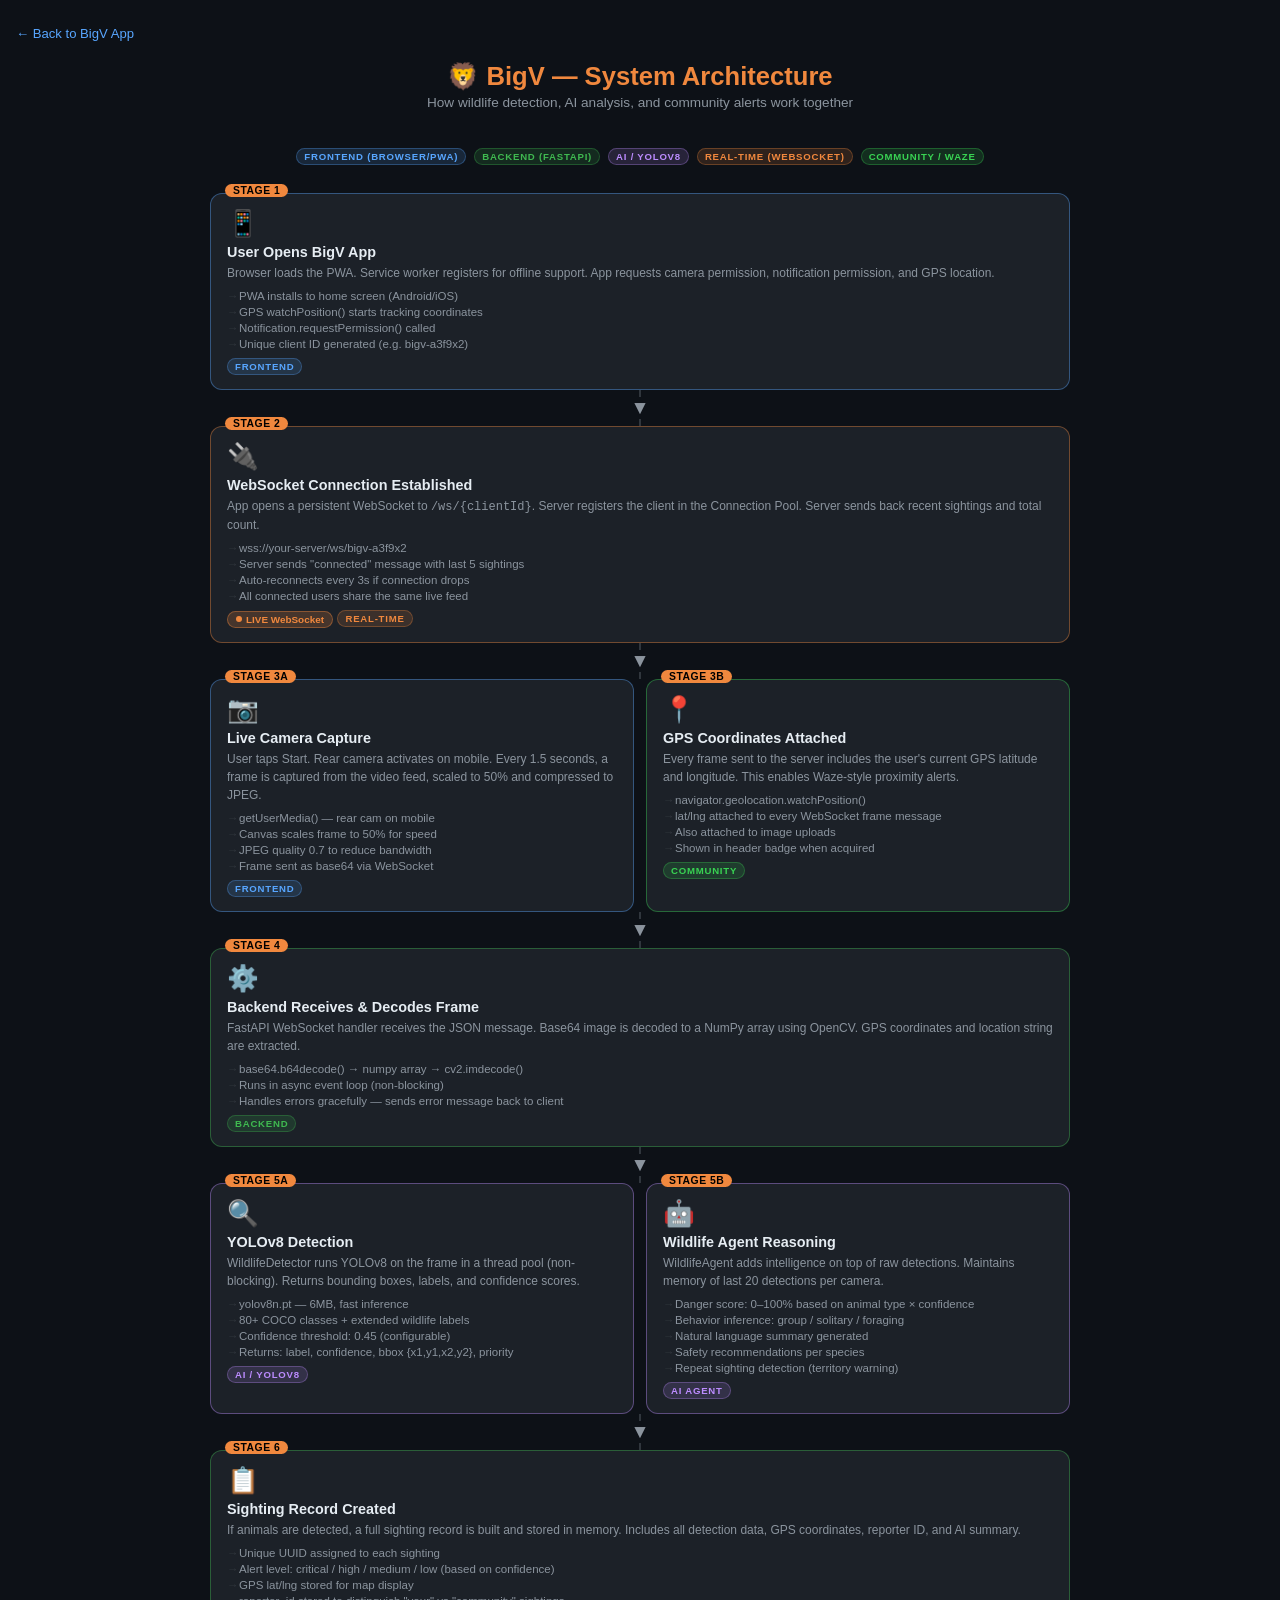
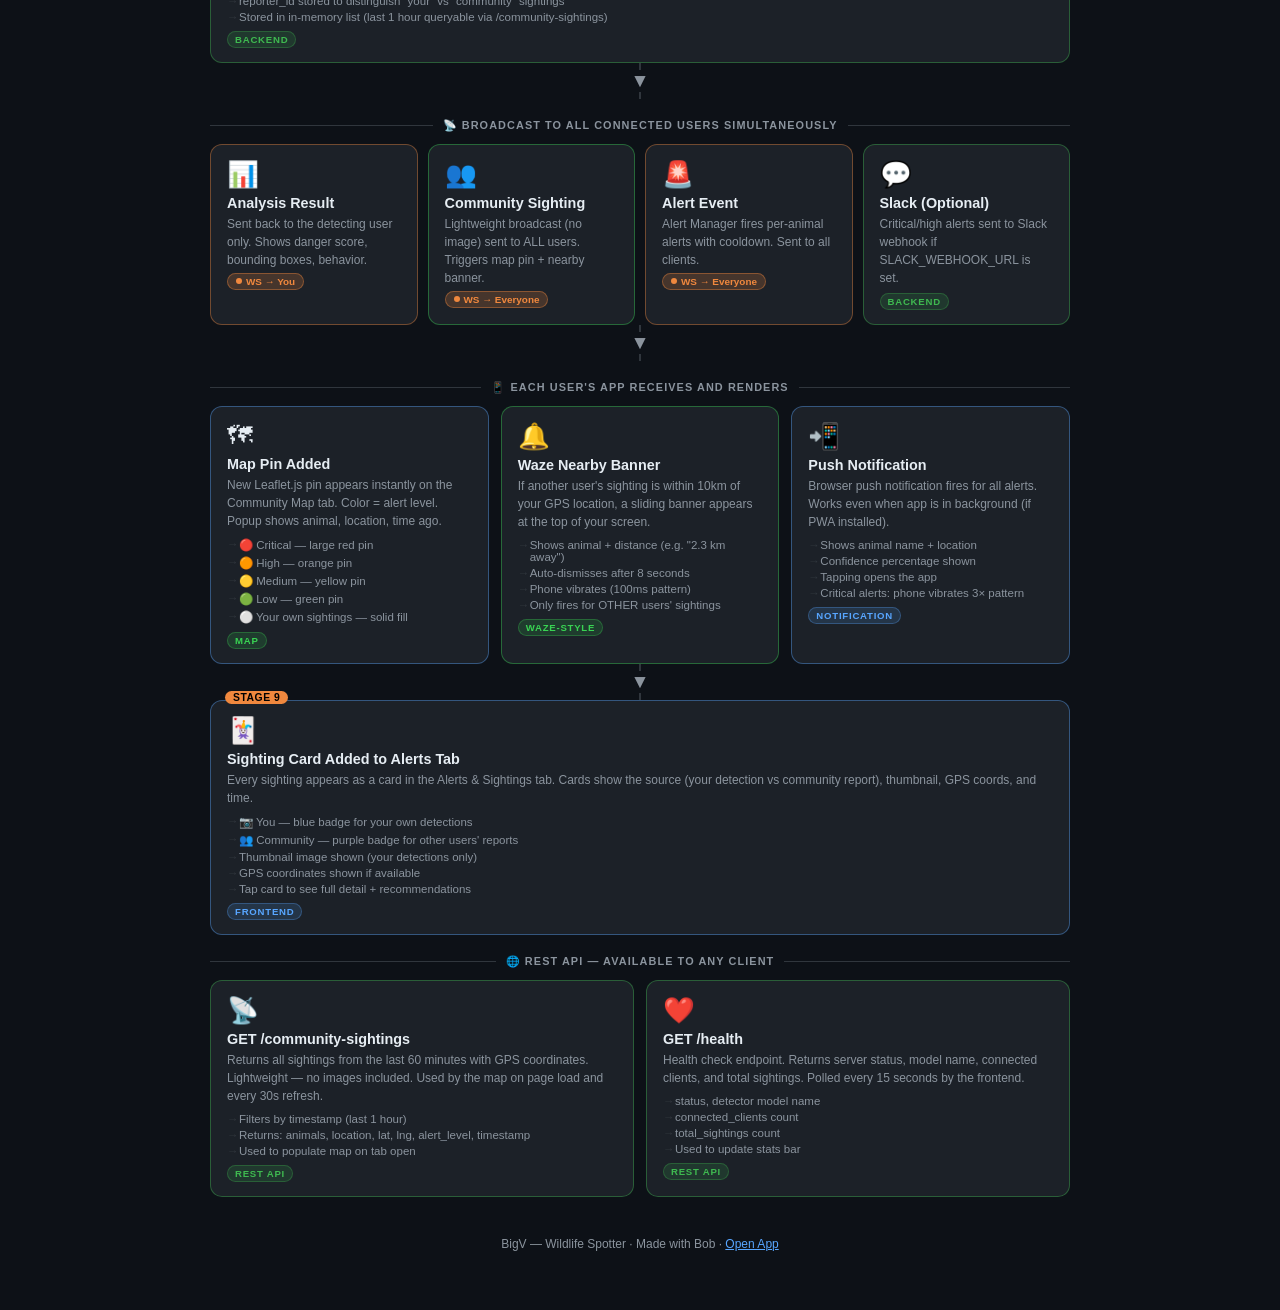
<file: frontend/static/diagram.html>
<!DOCTYPE html>
<html lang="en">
<head>
  <meta charset="UTF-8" />
  <meta name="viewport" content="width=device-width, initial-scale=1.0" />
  <title>BigV — System Architecture Diagram</title>
  <style>
    :root {
      --bg: #0d1117;
      --panel: #161b22;
      --card: #1c2128;
      --border: #30363d;
      --text: #e6edf3;
      --muted: #8b949e;
      --green: #3fb950;
      --yellow: #d29922;
      --orange: #f0883e;
      --red: #f85149;
      --blue: #58a6ff;
      --purple: #bc8cff;
      --teal: #39d353;
    }

    * { box-sizing: border-box; margin: 0; padding: 0; }

    body {
      font-family: 'Segoe UI', -apple-system, sans-serif;
      background: var(--bg);
      color: var(--text);
      padding: 24px 16px 60px;
      min-height: 100vh;
    }

    h1 {
      text-align: center;
      font-size: 1.6rem;
      margin-bottom: 4px;
      color: var(--orange);
    }

    .subtitle {
      text-align: center;
      color: var(--muted);
      font-size: 0.85rem;
      margin-bottom: 32px;
    }

    /* ── Section titles ── */
    .section-title {
      font-size: 0.7rem;
      font-weight: 700;
      letter-spacing: 0.12em;
      text-transform: uppercase;
      color: var(--muted);
      margin-bottom: 10px;
      padding-left: 4px;
    }

    /* ── Flow container ── */
    .flow {
      display: flex;
      flex-direction: column;
      gap: 0;
      max-width: 860px;
      margin: 0 auto;
    }

    /* ── Stage row ── */
    .stage-row {
      display: flex;
      align-items: stretch;
      gap: 12px;
      margin-bottom: 0;
    }

    /* ── Arrow connector ── */
    .arrow-down {
      display: flex;
      justify-content: center;
      align-items: center;
      height: 36px;
      font-size: 1.4rem;
      color: var(--border);
      position: relative;
    }

    .arrow-down::before {
      content: '';
      position: absolute;
      top: 0;
      left: 50%;
      transform: translateX(-50%);
      width: 2px;
      height: 100%;
      background: var(--border);
    }

    .arrow-down span {
      background: var(--bg);
      padding: 0 4px;
      z-index: 1;
      position: relative;
      color: var(--muted);
      font-size: 1.2rem;
    }

    /* ── Stage box ── */
    .stage {
      flex: 1;
      background: var(--card);
      border: 1.5px solid var(--border);
      border-radius: 12px;
      padding: 14px 16px;
      position: relative;
      transition: border-color 0.2s, box-shadow 0.2s;
      cursor: default;
    }

    .stage:hover {
      border-color: var(--orange);
      box-shadow: 0 0 0 3px rgba(240,136,62,0.12);
    }

    .stage-num {
      position: absolute;
      top: -10px;
      left: 14px;
      background: var(--orange);
      color: #000;
      font-size: 0.65rem;
      font-weight: 800;
      border-radius: 20px;
      padding: 1px 8px;
      letter-spacing: 0.05em;
    }

    .stage-icon {
      font-size: 1.6rem;
      margin-bottom: 6px;
      display: block;
    }

    .stage-title {
      font-size: 0.9rem;
      font-weight: 700;
      margin-bottom: 4px;
      color: var(--text);
    }

    .stage-desc {
      font-size: 0.75rem;
      color: var(--muted);
      line-height: 1.5;
    }

    .stage-tag {
      display: inline-block;
      font-size: 0.6rem;
      font-weight: 700;
      letter-spacing: 0.08em;
      text-transform: uppercase;
      border-radius: 20px;
      padding: 2px 7px;
      margin-top: 6px;
    }

    .tag-frontend  { background: rgba(88,166,255,0.15); color: var(--blue); border: 1px solid rgba(88,166,255,0.3); }
    .tag-backend   { background: rgba(63,185,80,0.15);  color: var(--green); border: 1px solid rgba(63,185,80,0.3); }
    .tag-ai        { background: rgba(188,140,255,0.15);color: var(--purple); border: 1px solid rgba(188,140,255,0.3); }
    .tag-realtime  { background: rgba(240,136,62,0.15); color: var(--orange); border: 1px solid rgba(240,136,62,0.3); }
    .tag-community { background: rgba(57,211,83,0.15);  color: var(--teal); border: 1px solid rgba(57,211,83,0.3); }

    /* ── Multi-column stage row ── */
    .stage-cols {
      display: grid;
      grid-template-columns: 1fr 1fr;
      gap: 12px;
    }

    .stage-cols-3 {
      display: grid;
      grid-template-columns: 1fr 1fr 1fr;
      gap: 12px;
    }

    @media (max-width: 600px) {
      .stage-cols, .stage-cols-3 {
        grid-template-columns: 1fr;
      }
    }

    /* ── Broadcast fan ── */
    .broadcast-row {
      display: grid;
      grid-template-columns: 1fr 1fr 1fr 1fr;
      gap: 10px;
    }

    @media (max-width: 700px) {
      .broadcast-row { grid-template-columns: 1fr 1fr; }
    }

    /* ── Color-coded stage variants ── */
    .stage.blue   { border-color: rgba(88,166,255,0.4); }
    .stage.green  { border-color: rgba(63,185,80,0.4); }
    .stage.purple { border-color: rgba(188,140,255,0.4); }
    .stage.orange { border-color: rgba(240,136,62,0.4); }
    .stage.teal   { border-color: rgba(57,211,83,0.4); }
    .stage.red    { border-color: rgba(248,81,73,0.4); }

    .stage.blue:hover   { border-color: var(--blue);   box-shadow: 0 0 0 3px rgba(88,166,255,0.12); }
    .stage.green:hover  { border-color: var(--green);  box-shadow: 0 0 0 3px rgba(63,185,80,0.12); }
    .stage.purple:hover { border-color: var(--purple); box-shadow: 0 0 0 3px rgba(188,140,255,0.12); }
    .stage.teal:hover   { border-color: var(--teal);   box-shadow: 0 0 0 3px rgba(57,211,83,0.12); }
    .stage.red:hover    { border-color: var(--red);    box-shadow: 0 0 0 3px rgba(248,81,73,0.12); }

    /* ── Legend ── */
    .legend {
      display: flex;
      flex-wrap: wrap;
      gap: 8px;
      justify-content: center;
      margin-bottom: 28px;
    }

    /* ── Detail list ── */
    .detail-list {
      list-style: none;
      margin-top: 6px;
    }

    .detail-list li {
      font-size: 0.72rem;
      color: var(--muted);
      padding: 2px 0;
      padding-left: 12px;
      position: relative;
    }

    .detail-list li::before {
      content: '→';
      position: absolute;
      left: 0;
      color: var(--border);
    }

    /* ── Divider label ── */
    .divider-label {
      text-align: center;
      font-size: 0.68rem;
      font-weight: 700;
      letter-spacing: 0.1em;
      text-transform: uppercase;
      color: var(--muted);
      margin: 20px 0 12px;
      display: flex;
      align-items: center;
      gap: 10px;
    }

    .divider-label::before,
    .divider-label::after {
      content: '';
      flex: 1;
      height: 1px;
      background: var(--border);
    }

    /* ── Tooltip ── */
    .stage[data-tip]:hover::after {
      content: attr(data-tip);
      position: absolute;
      bottom: calc(100% + 8px);
      left: 50%;
      transform: translateX(-50%);
      background: #000;
      color: var(--text);
      font-size: 0.7rem;
      padding: 6px 10px;
      border-radius: 6px;
      white-space: nowrap;
      border: 1px solid var(--border);
      z-index: 100;
      pointer-events: none;
    }

    /* ── Back link ── */
    .back-link {
      display: inline-block;
      margin-bottom: 20px;
      color: var(--blue);
      text-decoration: none;
      font-size: 0.82rem;
    }

    .back-link:hover { text-decoration: underline; }

    /* ── Full-width stage ── */
    .stage.full { width: 100%; }

    /* ── WS badge ── */
    .ws-badge {
      display: inline-flex;
      align-items: center;
      gap: 4px;
      font-size: 0.62rem;
      font-weight: 700;
      background: rgba(240,136,62,0.2);
      color: var(--orange);
      border: 1px solid rgba(240,136,62,0.4);
      border-radius: 20px;
      padding: 2px 8px;
      margin-top: 4px;
    }

    .ws-dot {
      width: 6px;
      height: 6px;
      border-radius: 50%;
      background: var(--orange);
      animation: pulse 1.2s infinite;
    }

    @keyframes pulse {
      0%, 100% { opacity: 1; }
      50% { opacity: 0.3; }
    }
  </style>
</head>
<body>

<a class="back-link" href="/">← Back to BigV App</a>

<h1>🦁 BigV — System Architecture</h1>
<p class="subtitle">How wildlife detection, AI analysis, and community alerts work together</p>

<!-- Legend -->
<div class="legend">
  <span class="stage-tag tag-frontend">Frontend (Browser/PWA)</span>
  <span class="stage-tag tag-backend">Backend (FastAPI)</span>
  <span class="stage-tag tag-ai">AI / YOLOv8</span>
  <span class="stage-tag tag-realtime">Real-time (WebSocket)</span>
  <span class="stage-tag tag-community">Community / Waze</span>
</div>

<div class="flow">

  <!-- ══ STAGE 1: User opens app ══ -->
  <div class="stage-row">
    <div class="stage blue full">
      <span class="stage-num">STAGE 1</span>
      <span class="stage-icon">📱</span>
      <div class="stage-title">User Opens BigV App</div>
      <div class="stage-desc">
        Browser loads the PWA. Service worker registers for offline support.
        App requests camera permission, notification permission, and GPS location.
      </div>
      <ul class="detail-list">
        <li>PWA installs to home screen (Android/iOS)</li>
        <li>GPS watchPosition() starts tracking coordinates</li>
        <li>Notification.requestPermission() called</li>
        <li>Unique client ID generated (e.g. bigv-a3f9x2)</li>
      </ul>
      <span class="stage-tag tag-frontend">Frontend</span>
    </div>
  </div>

  <div class="arrow-down"><span>▼</span></div>

  <!-- ══ STAGE 2: WebSocket connection ══ -->
  <div class="stage-row">
    <div class="stage orange full">
      <span class="stage-num">STAGE 2</span>
      <span class="stage-icon">🔌</span>
      <div class="stage-title">WebSocket Connection Established</div>
      <div class="stage-desc">
        App opens a persistent WebSocket to <code>/ws/{clientId}</code>.
        Server registers the client in the Connection Pool.
        Server sends back recent sightings and total count.
      </div>
      <ul class="detail-list">
        <li>wss://your-server/ws/bigv-a3f9x2</li>
        <li>Server sends "connected" message with last 5 sightings</li>
        <li>Auto-reconnects every 3s if connection drops</li>
        <li>All connected users share the same live feed</li>
      </ul>
      <div class="ws-badge"><span class="ws-dot"></span> LIVE WebSocket</div>
      <span class="stage-tag tag-realtime">Real-time</span>
    </div>
  </div>

  <div class="arrow-down"><span>▼</span></div>

  <!-- ══ STAGE 3: Camera + GPS ══ -->
  <div class="stage-cols">
    <div class="stage blue">
      <span class="stage-num">STAGE 3A</span>
      <span class="stage-icon">📷</span>
      <div class="stage-title">Live Camera Capture</div>
      <div class="stage-desc">
        User taps Start. Rear camera activates on mobile.
        Every 1.5 seconds, a frame is captured from the video feed,
        scaled to 50% and compressed to JPEG.
      </div>
      <ul class="detail-list">
        <li>getUserMedia() — rear cam on mobile</li>
        <li>Canvas scales frame to 50% for speed</li>
        <li>JPEG quality 0.7 to reduce bandwidth</li>
        <li>Frame sent as base64 via WebSocket</li>
      </ul>
      <span class="stage-tag tag-frontend">Frontend</span>
    </div>

    <div class="stage teal">
      <span class="stage-num">STAGE 3B</span>
      <span class="stage-icon">📍</span>
      <div class="stage-title">GPS Coordinates Attached</div>
      <div class="stage-desc">
        Every frame sent to the server includes the user's current
        GPS latitude and longitude. This enables Waze-style proximity alerts.
      </div>
      <ul class="detail-list">
        <li>navigator.geolocation.watchPosition()</li>
        <li>lat/lng attached to every WebSocket frame message</li>
        <li>Also attached to image uploads</li>
        <li>Shown in header badge when acquired</li>
      </ul>
      <span class="stage-tag tag-community">Community</span>
    </div>
  </div>

  <div class="arrow-down"><span>▼</span></div>

  <!-- ══ STAGE 4: Backend receives frame ══ -->
  <div class="stage-row">
    <div class="stage green full">
      <span class="stage-num">STAGE 4</span>
      <span class="stage-icon">⚙️</span>
      <div class="stage-title">Backend Receives & Decodes Frame</div>
      <div class="stage-desc">
        FastAPI WebSocket handler receives the JSON message.
        Base64 image is decoded to a NumPy array using OpenCV.
        GPS coordinates and location string are extracted.
      </div>
      <ul class="detail-list">
        <li>base64.b64decode() → numpy array → cv2.imdecode()</li>
        <li>Runs in async event loop (non-blocking)</li>
        <li>Handles errors gracefully — sends error message back to client</li>
      </ul>
      <span class="stage-tag tag-backend">Backend</span>
    </div>
  </div>

  <div class="arrow-down"><span>▼</span></div>

  <!-- ══ STAGE 5: AI Detection ══ -->
  <div class="stage-cols">
    <div class="stage purple">
      <span class="stage-num">STAGE 5A</span>
      <span class="stage-icon">🔍</span>
      <div class="stage-title">YOLOv8 Detection</div>
      <div class="stage-desc">
        WildlifeDetector runs YOLOv8 on the frame in a thread pool
        (non-blocking). Returns bounding boxes, labels, and confidence scores.
      </div>
      <ul class="detail-list">
        <li>yolov8n.pt — 6MB, fast inference</li>
        <li>80+ COCO classes + extended wildlife labels</li>
        <li>Confidence threshold: 0.45 (configurable)</li>
        <li>Returns: label, confidence, bbox {x1,y1,x2,y2}, priority</li>
      </ul>
      <span class="stage-tag tag-ai">AI / YOLOv8</span>
    </div>

    <div class="stage purple">
      <span class="stage-num">STAGE 5B</span>
      <span class="stage-icon">🤖</span>
      <div class="stage-title">Wildlife Agent Reasoning</div>
      <div class="stage-desc">
        WildlifeAgent adds intelligence on top of raw detections.
        Maintains memory of last 20 detections per camera.
      </div>
      <ul class="detail-list">
        <li>Danger score: 0–100% based on animal type × confidence</li>
        <li>Behavior inference: group / solitary / foraging</li>
        <li>Natural language summary generated</li>
        <li>Safety recommendations per species</li>
        <li>Repeat sighting detection (territory warning)</li>
      </ul>
      <span class="stage-tag tag-ai">AI Agent</span>
    </div>
  </div>

  <div class="arrow-down"><span>▼</span></div>

  <!-- ══ STAGE 6: Sighting built ══ -->
  <div class="stage-row">
    <div class="stage green full">
      <span class="stage-num">STAGE 6</span>
      <span class="stage-icon">📋</span>
      <div class="stage-title">Sighting Record Created</div>
      <div class="stage-desc">
        If animals are detected, a full sighting record is built and stored in memory.
        Includes all detection data, GPS coordinates, reporter ID, and AI summary.
      </div>
      <ul class="detail-list">
        <li>Unique UUID assigned to each sighting</li>
        <li>Alert level: critical / high / medium / low (based on confidence)</li>
        <li>GPS lat/lng stored for map display</li>
        <li>reporter_id stored to distinguish "your" vs "community" sightings</li>
        <li>Stored in in-memory list (last 1 hour queryable via /community-sightings)</li>
      </ul>
      <span class="stage-tag tag-backend">Backend</span>
    </div>
  </div>

  <div class="arrow-down"><span>▼</span></div>

  <!-- ══ STAGE 7: Broadcast ══ -->
  <div class="divider-label">📡 Broadcast to ALL connected users simultaneously</div>

  <div class="broadcast-row">
    <div class="stage orange">
      <span class="stage-icon">📊</span>
      <div class="stage-title">Analysis Result</div>
      <div class="stage-desc">Sent back to the detecting user only. Shows danger score, bounding boxes, behavior.</div>
      <div class="ws-badge"><span class="ws-dot"></span> WS → You</div>
    </div>

    <div class="stage teal">
      <span class="stage-icon">👥</span>
      <div class="stage-title">Community Sighting</div>
      <div class="stage-desc">Lightweight broadcast (no image) sent to ALL users. Triggers map pin + nearby banner.</div>
      <div class="ws-badge"><span class="ws-dot"></span> WS → Everyone</div>
    </div>

    <div class="stage orange">
      <span class="stage-icon">🚨</span>
      <div class="stage-title">Alert Event</div>
      <div class="stage-desc">Alert Manager fires per-animal alerts with cooldown. Sent to all clients.</div>
      <div class="ws-badge"><span class="ws-dot"></span> WS → Everyone</div>
    </div>

    <div class="stage green">
      <span class="stage-icon">💬</span>
      <div class="stage-title">Slack (Optional)</div>
      <div class="stage-desc">Critical/high alerts sent to Slack webhook if SLACK_WEBHOOK_URL is set.</div>
      <span class="stage-tag tag-backend">Backend</span>
    </div>
  </div>

  <div class="arrow-down"><span>▼</span></div>

  <!-- ══ STAGE 8: Frontend receives ══ -->
  <div class="divider-label">📱 Each user's app receives and renders</div>

  <div class="stage-cols-3">
    <div class="stage blue">
      <span class="stage-icon">🗺</span>
      <div class="stage-title">Map Pin Added</div>
      <div class="stage-desc">
        New Leaflet.js pin appears instantly on the Community Map tab.
        Color = alert level. Popup shows animal, location, time ago.
      </div>
      <ul class="detail-list">
        <li>🔴 Critical — large red pin</li>
        <li>🟠 High — orange pin</li>
        <li>🟡 Medium — yellow pin</li>
        <li>🟢 Low — green pin</li>
        <li>⚪ Your own sightings — solid fill</li>
      </ul>
      <span class="stage-tag tag-community">Map</span>
    </div>

    <div class="stage teal">
      <span class="stage-icon">🔔</span>
      <div class="stage-title">Waze Nearby Banner</div>
      <div class="stage-desc">
        If another user's sighting is within 10km of your GPS location,
        a sliding banner appears at the top of your screen.
      </div>
      <ul class="detail-list">
        <li>Shows animal + distance (e.g. "2.3 km away")</li>
        <li>Auto-dismisses after 8 seconds</li>
        <li>Phone vibrates (100ms pattern)</li>
        <li>Only fires for OTHER users' sightings</li>
      </ul>
      <span class="stage-tag tag-community">Waze-style</span>
    </div>

    <div class="stage blue">
      <span class="stage-icon">📲</span>
      <div class="stage-title">Push Notification</div>
      <div class="stage-desc">
        Browser push notification fires for all alerts.
        Works even when app is in background (if PWA installed).
      </div>
      <ul class="detail-list">
        <li>Shows animal name + location</li>
        <li>Confidence percentage shown</li>
        <li>Tapping opens the app</li>
        <li>Critical alerts: phone vibrates 3× pattern</li>
      </ul>
      <span class="stage-tag tag-frontend">Notification</span>
    </div>
  </div>

  <div class="arrow-down"><span>▼</span></div>

  <!-- ══ STAGE 9: Sighting card ══ -->
  <div class="stage-row">
    <div class="stage blue full">
      <span class="stage-num">STAGE 9</span>
      <span class="stage-icon">🃏</span>
      <div class="stage-title">Sighting Card Added to Alerts Tab</div>
      <div class="stage-desc">
        Every sighting appears as a card in the Alerts & Sightings tab.
        Cards show the source (your detection vs community report), thumbnail, GPS coords, and time.
      </div>
      <ul class="detail-list">
        <li>📷 You — blue badge for your own detections</li>
        <li>👥 Community — purple badge for other users' reports</li>
        <li>Thumbnail image shown (your detections only)</li>
        <li>GPS coordinates shown if available</li>
        <li>Tap card to see full detail + recommendations</li>
      </ul>
      <span class="stage-tag tag-frontend">Frontend</span>
    </div>
  </div>

  <!-- ══ EXTRA: Community Sightings API ══ -->
  <div class="divider-label">🌐 REST API — Available to any client</div>

  <div class="stage-cols">
    <div class="stage green">
      <span class="stage-icon">📡</span>
      <div class="stage-title">GET /community-sightings</div>
      <div class="stage-desc">
        Returns all sightings from the last 60 minutes with GPS coordinates.
        Lightweight — no images included. Used by the map on page load and every 30s refresh.
      </div>
      <ul class="detail-list">
        <li>Filters by timestamp (last 1 hour)</li>
        <li>Returns: animals, location, lat, lng, alert_level, timestamp</li>
        <li>Used to populate map on tab open</li>
      </ul>
      <span class="stage-tag tag-backend">REST API</span>
    </div>

    <div class="stage green">
      <span class="stage-icon">❤️</span>
      <div class="stage-title">GET /health</div>
      <div class="stage-desc">
        Health check endpoint. Returns server status, model name, connected clients, and total sightings.
        Polled every 15 seconds by the frontend.
      </div>
      <ul class="detail-list">
        <li>status, detector model name</li>
        <li>connected_clients count</li>
        <li>total_sightings count</li>
        <li>Used to update stats bar</li>
      </ul>
      <span class="stage-tag tag-backend">REST API</span>
    </div>
  </div>

</div>

<!-- Footer -->
<div style="text-align:center;margin-top:40px;color:var(--muted);font-size:0.75rem">
  BigV — Wildlife Spotter · Made with Bob · <a href="/" style="color:var(--blue)">Open App</a>
</div>

</body>
</html>
</file>
